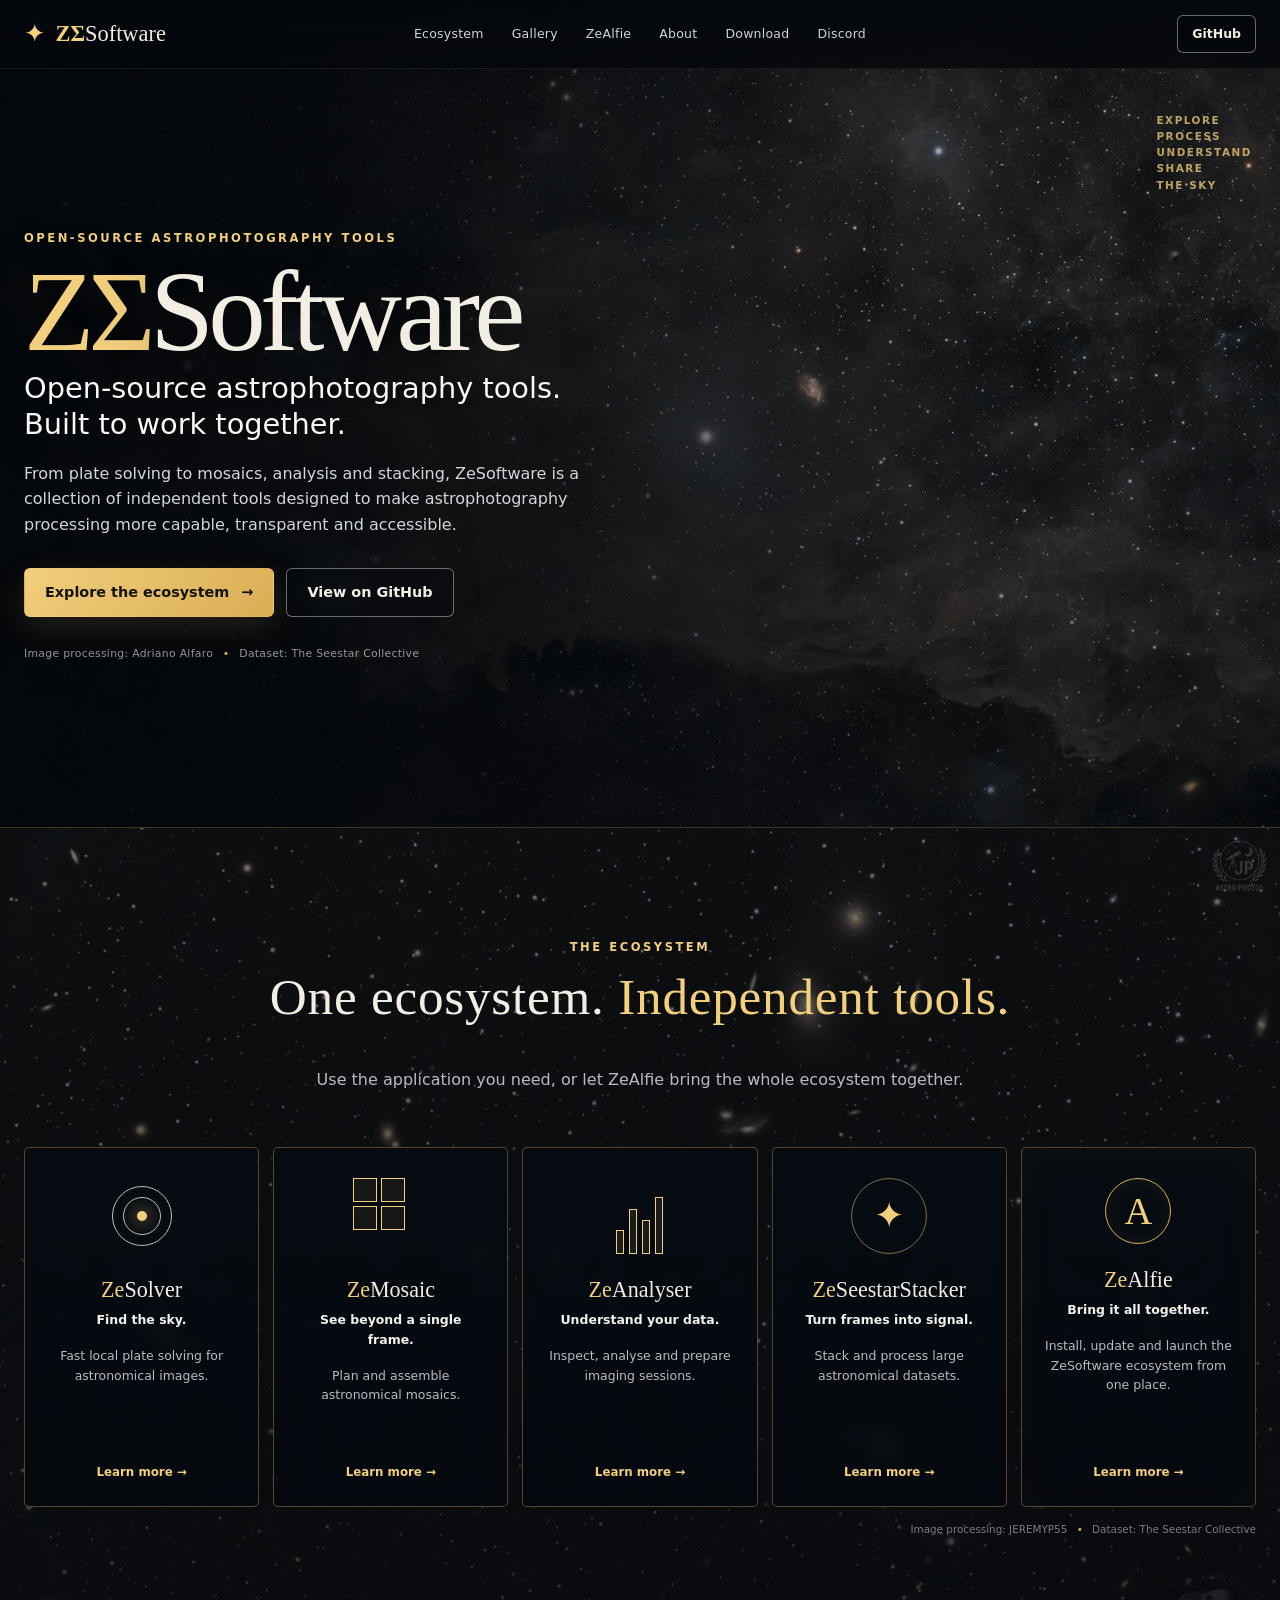
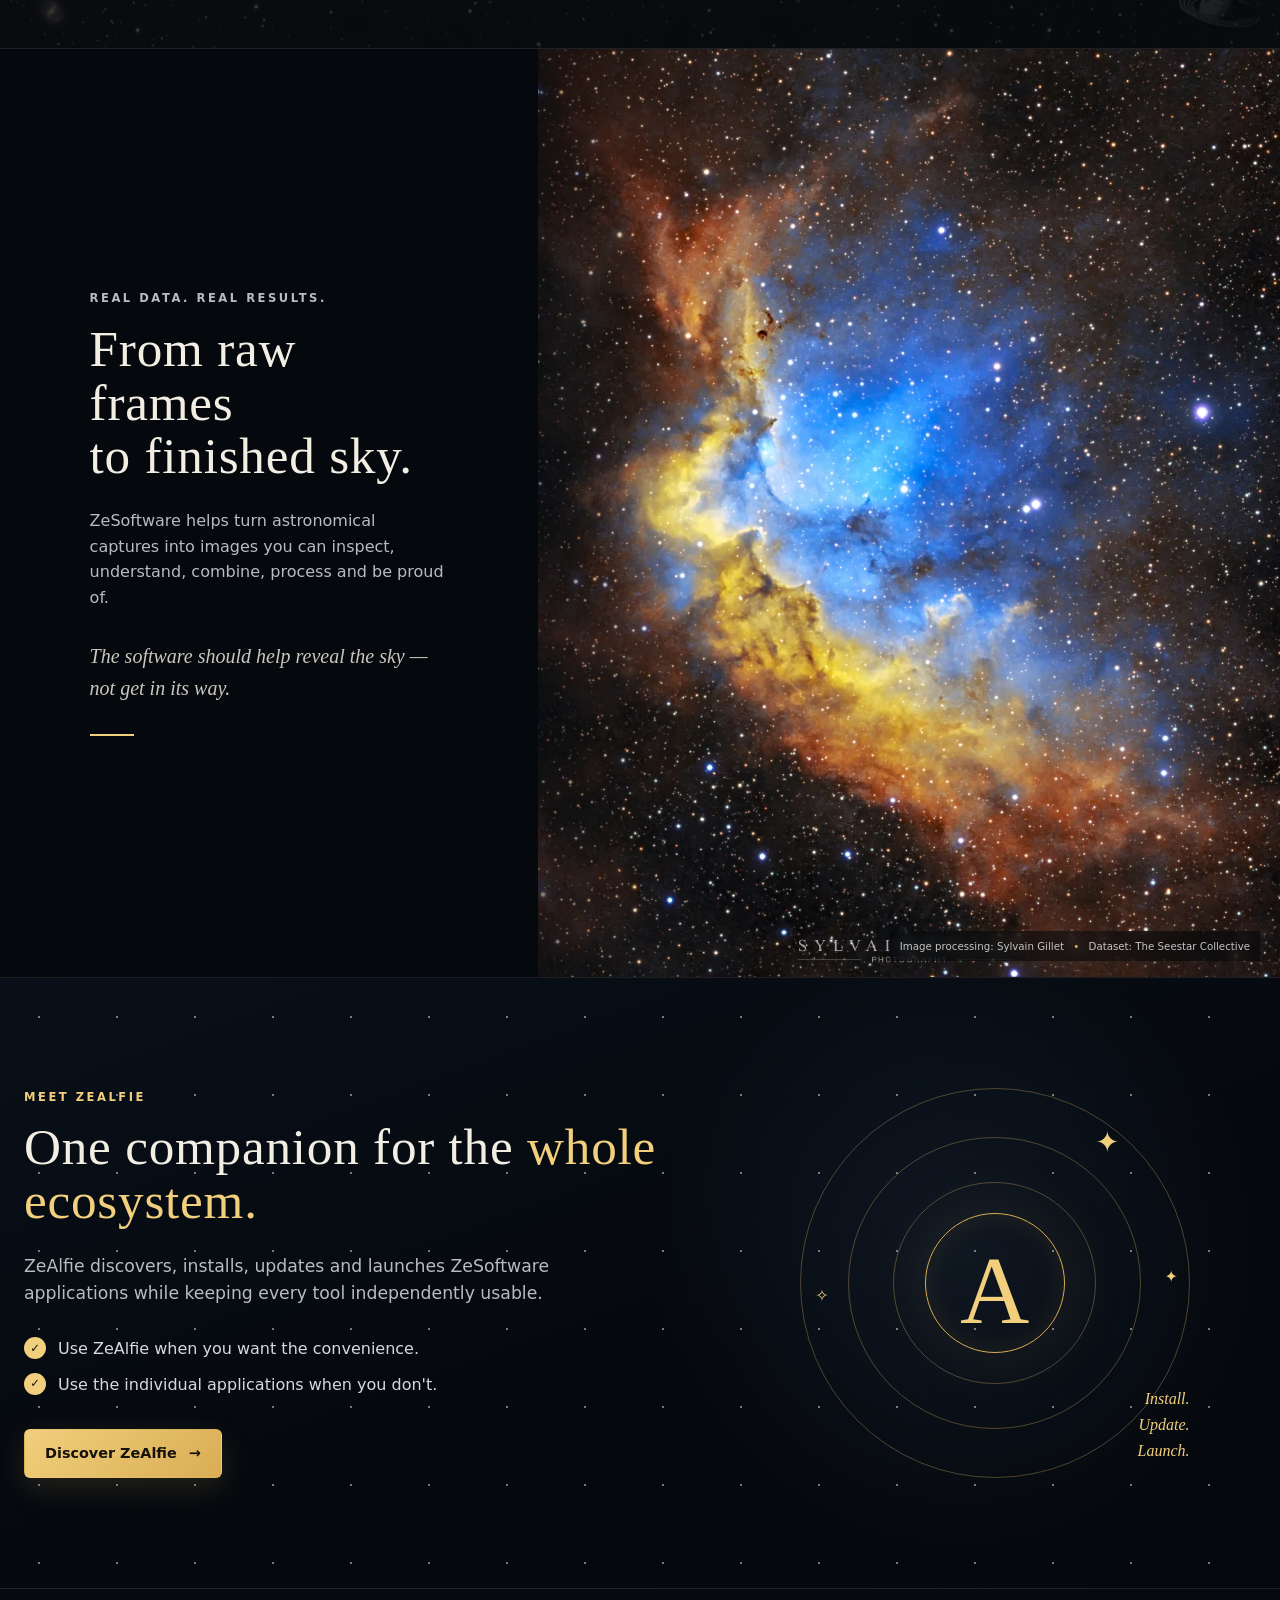
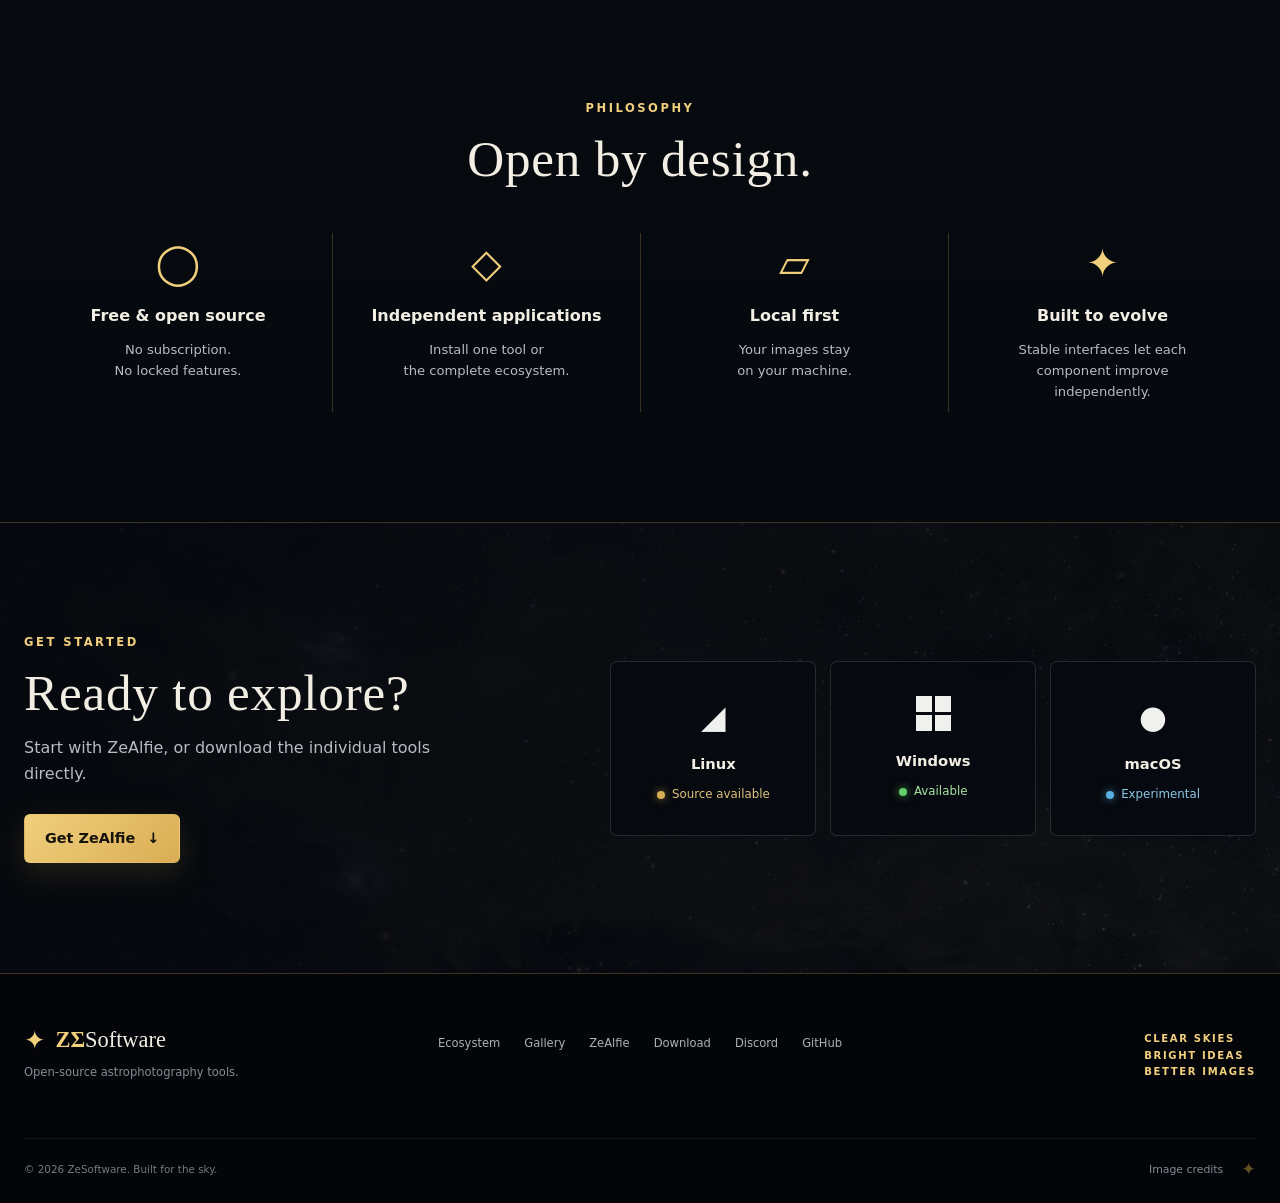
<file: index.html>
﻿<!doctype html>
<html lang="en">
<head>
    <meta charset="utf-8">
    <meta name="viewport" content="width=device-width, initial-scale=1">

    <title>ZeSoftware — Open-source astrophotography tools</title>

    <meta
        name="description"
        content="ZeSoftware is a collection of independent open-source astrophotography tools for plate solving, mosaics, analysis and stacking."
    >

    <meta name="theme-color" content="#070a0f">

    <link rel="icon" href="favicon.svg" type="image/svg+xml">
    <link rel="canonical" href="https://tinystork.github.io/zeastrosoft/">

    <meta property="og:type" content="website">
    <meta property="og:title" content="ZeSoftware — Open-source astrophotography tools">
    <meta property="og:description" content="Independent open-source tools for plate solving, mosaics, analysis and stacking. Built to work together.">
    <meta property="og:url" content="https://tinystork.github.io/zeastrosoft/">
    <meta property="og:image" content="https://tinystork.github.io/zeastrosoft/media/social-preview.png?v=1">
    <meta property="og:image:alt" content="ZΣSoftware — Open-source astrophotography tools. Built to work together.">

    <meta name="twitter:card" content="summary_large_image">
    <meta name="twitter:title" content="ZeSoftware — Open-source astrophotography tools">
    <meta name="twitter:description" content="Independent astrophotography tools. Built to work together.">
    <meta name="twitter:image" content="https://tinystork.github.io/zeastrosoft/media/social-preview.png?v=1">
    <meta name="twitter:image:alt" content="ZΣSoftware — Open-source astrophotography tools. Built to work together.">

    <link rel="stylesheet" href="css/site.css">
</head>

<body>

<header class="site-header" id="top">
    <div class="nav-shell">

        <a class="brand" href="#top" aria-label="ZeSoftware home">
            <span class="brand-star" aria-hidden="true">✦</span>
            <span class="brand-name"><strong>ZΣ</strong>Software</span>
        </a>

        <button
            class="nav-toggle"
            type="button"
            aria-label="Open navigation"
            aria-expanded="false"
            aria-controls="main-nav"
        >
            <span></span>
            <span></span>
            <span></span>
        </button>

        <nav class="main-nav" id="main-nav" aria-label="Main navigation">
            <a href="#ecosystem">Ecosystem</a>
            <a href="#results">Gallery</a>
            <a href="#zealfie">ZeAlfie</a>
            <a href="#principles">About</a>
            <a href="#download">Download</a>
            <a
                href="https://discord.gg/ySc5UgTtxE"
                target="_blank"
                rel="noopener noreferrer"
            >
                Discord
            </a>
        </nav>

        <a
            class="button button-small button-outline header-github"
            href="https://github.com/tinystork"
            target="_blank"
            rel="noopener noreferrer"
        >
            GitHub
        </a>

    </div>
</header>


<main>

    <!-- ======================================================
         HERO
         ====================================================== -->

    <section class="hero" aria-labelledby="hero-title">

        <div class="hero-image" aria-hidden="true"></div>
        <div class="hero-shade" aria-hidden="true"></div>

        <div class="shell hero-content">

            <p class="eyebrow">
                Open-source astrophotography tools
            </p>

            <h1
                id="hero-title"
                class="hero-wordmark"
                aria-label="ZeSoftware"
            >
                <span class="hero-zsigma" aria-hidden="true">ZΣ</span><span class="hero-software" aria-hidden="true">Software</span>
            </h1>

            <p class="hero-tagline">
                Open-source astrophotography tools.<br>
                <strong>Built to work together.</strong>
            </p>

            <p class="hero-copy">
                From plate solving to mosaics, analysis and stacking,
                ZeSoftware is a collection of independent tools designed
                to make astrophotography processing more capable,
                transparent and accessible.
            </p>

            <div class="hero-actions">
                <a class="button button-primary" href="#ecosystem">
                    Explore the ecosystem
                    <span aria-hidden="true">→</span>
                </a>

                <a
                    class="button button-outline"
                    href="https://github.com/tinystork"
                    target="_blank"
                    rel="noopener noreferrer"
                >
                    View on GitHub
                </a>
            </div>

            <p class="image-credit">
                Image processing: Adriano Alfaro
                <span>•</span>
                Dataset: The Seestar Collective
            </p>

        </div>

        <div class="hero-side-note" aria-hidden="true">
            <span>EXPLORE</span>
            <span>PROCESS</span>
            <span>UNDERSTAND</span>
            <span>SHARE</span>
            <span>THE SKY</span>
        </div>

    </section>


    <!-- ======================================================
         ECOSYSTEM
         ====================================================== -->

    <section class="ecosystem section" id="ecosystem">

        <div class="ecosystem-background" aria-hidden="true"></div>
        <div class="ecosystem-overlay" aria-hidden="true"></div>

        <div class="shell relative">

            <header class="section-heading centered">
                <p class="eyebrow">The ecosystem</p>

                <h2>
                    One ecosystem.
                    <span>Independent tools.</span>
                </h2>

                <p>
                    Use the application you need, or let ZeAlfie
                    bring the whole ecosystem together.
                </p>
            </header>


            <div class="product-grid">

                <article class="product-card">
                    <div class="product-symbol" aria-hidden="true">
                        <span class="orbit orbit-one"></span>
                        <span class="orbit orbit-two"></span>
                        <span class="orbit-dot"></span>
                    </div>

                    <h3><span>Ze</span>Solver</h3>
                    <p class="product-tagline">Find the sky.</p>
                    <p>
                        Fast local plate solving for astronomical images.
                    </p>
                    <a href="https://github.com/tinystork/ZeSolver"
                       target="_blank"
                       rel="noopener noreferrer">
                        Learn more →
                    </a>
                </article>


                <article class="product-card">
                    <div class="product-symbol mosaic-symbol" aria-hidden="true">
                        <span></span>
                        <span></span>
                        <span></span>
                        <span></span>
                    </div>

                    <h3><span>Ze</span>Mosaic</h3>
                    <p class="product-tagline">See beyond a single frame.</p>
                    <p>
                        Plan and assemble astronomical mosaics.
                    </p>
                    <a href="https://github.com/tinystork/ZeMosaic"
                       target="_blank"
                       rel="noopener noreferrer">
                        Learn more →
                    </a>
                </article>


                <article class="product-card">
                    <div class="product-symbol analyser-symbol" aria-hidden="true">
                        <i></i>
                        <i></i>
                        <i></i>
                        <i></i>
                    </div>

                    <h3><span>Ze</span>Analyser</h3>
                    <p class="product-tagline">Understand your data.</p>
                    <p>
                        Inspect, analyse and prepare imaging sessions.
                    </p>
                    <a href="https://github.com/tinystork/zeanalyser"
                       target="_blank"
                       rel="noopener noreferrer">
                        Learn more →
                    </a>
                </article>


                <article class="product-card">
                    <div class="product-symbol stacker-symbol" aria-hidden="true">
                        <span>✦</span>
                    </div>

                    <h3><span>Ze</span>SeestarStacker</h3>
                    <p class="product-tagline">Turn frames into signal.</p>
                    <p>
                        Stack and process large astronomical datasets.
                    </p>
                    <a href="https://github.com/tinystork/zeseestarstacker"
                       target="_blank"
                       rel="noopener noreferrer">
                        Learn more →
                    </a>
                </article>


                <article class="product-card product-card-featured">
                    <div class="product-symbol alfie-symbol" aria-hidden="true">
                        A
                    </div>

                    <h3><span>Ze</span>Alfie</h3>
                    <p class="product-tagline">Bring it all together.</p>
                    <p>
                        Install, update and launch the ZeSoftware ecosystem
                        from one place.
                    </p>
                    <a href="https://github.com/tinystork/ZeAlfie"
                       target="_blank"
                       rel="noopener noreferrer">
                        Learn more →
                    </a>
                </article>

            </div>

            <p class="section-credit">
                Image processing: JEREMYP55
                <span>•</span>
                Dataset: The Seestar Collective
            </p>

        </div>
    </section>


    <!-- ======================================================
         RESULTS
         ====================================================== -->

    <section class="showcase" id="results">

        <div class="showcase-copy">

            <div class="showcase-copy-inner">

                <p class="eyebrow">Real data. Real results.</p>

                <h2>
                    From raw frames<br>
                    to finished sky.
                </h2>

                <p>
                    ZeSoftware helps turn astronomical captures into
                    images you can inspect, understand, combine,
                    process and be proud of.
                </p>

                <blockquote>
                    The software should help reveal the sky —
                    not get in its way.
                </blockquote>

                <span class="gold-rule" aria-hidden="true"></span>

            </div>

        </div>


        <figure class="showcase-image">
            <img
                src="media/astrophotography/showcase-sylvain-gillet.png"
                alt="Processed astrophotography image by Sylvain Gillet using a dataset from The Seestar Collective."
            >

            <figcaption>
                Image processing: Sylvain Gillet
                <span>•</span>
                Dataset: The Seestar Collective
            </figcaption>
        </figure>

    </section>


    <!-- ======================================================
         ZEALFIE
         ====================================================== -->

    <section class="zealfie section" id="zealfie">

        <div class="zealfie-stars" aria-hidden="true"></div>

        <div class="shell zealfie-layout">

            <div class="zealfie-copy">

                <p class="eyebrow">Meet ZeAlfie</p>

                <h2>
                    One companion for the
                    <span>whole ecosystem.</span>
                </h2>

                <p class="large-copy">
                    ZeAlfie discovers, installs, updates and launches
                    ZeSoftware applications while keeping every tool
                    independently usable.
                </p>

                <ul class="check-list">
                    <li>
                        <span>✓</span>
                        Use ZeAlfie when you want the convenience.
                    </li>

                    <li>
                        <span>✓</span>
                        Use the individual applications when you don't.
                    </li>
                </ul>

                <a
                    class="button button-primary"
                    href="https://github.com/tinystork/ZeAlfie"
                    target="_blank"
                    rel="noopener noreferrer"
                >
                    Discover ZeAlfie
                    <span aria-hidden="true">→</span>
                </a>

            </div>


            <div class="alfie-emblem" aria-hidden="true">

                <div class="alfie-emblem-ring ring-one"></div>
                <div class="alfie-emblem-ring ring-two"></div>
                <div class="alfie-emblem-ring ring-three"></div>

                <div class="alfie-letter">A</div>

                <span class="alfie-star star-a">✦</span>
                <span class="alfie-star star-b">✧</span>
                <span class="alfie-star star-c">✦</span>

                <p>
                    Install.<br>
                    Update.<br>
                    Launch.
                </p>

            </div>

        </div>

    </section>


    <!-- ======================================================
         PRINCIPLES
         ====================================================== -->

    <section class="principles section" id="principles">

        <div class="shell">

            <header class="section-heading centered compact">
                <p class="eyebrow">Philosophy</p>
                <h2>Open by design.</h2>
            </header>


            <div class="principle-grid">

                <article class="principle">
                    <div class="principle-icon">◯</div>
                    <h3>Free &amp; open source</h3>
                    <p>
                        No subscription.<br>
                        No locked features.
                    </p>
                </article>


                <article class="principle">
                    <div class="principle-icon">◇</div>
                    <h3>Independent applications</h3>
                    <p>
                        Install one tool or<br>
                        the complete ecosystem.
                    </p>
                </article>


                <article class="principle">
                    <div class="principle-icon">▱</div>
                    <h3>Local first</h3>
                    <p>
                        Your images stay<br>
                        on your machine.
                    </p>
                </article>


                <article class="principle">
                    <div class="principle-icon">✦</div>
                    <h3>Built to evolve</h3>
                    <p>
                        Stable interfaces let each component
                        improve independently.
                    </p>
                </article>

            </div>

        </div>

    </section>


    <!-- ======================================================
         DOWNLOAD
         ====================================================== -->

    <section class="download section" id="download">

        <div class="download-sky" aria-hidden="true"></div>

        <div class="shell download-layout">

            <div class="download-copy">
                <p class="eyebrow">Get started</p>

                <h2>Ready to explore?</h2>

                <p>
                    Start with ZeAlfie, or download the individual
                    tools directly.
                </p>

                <a
                    class="button button-primary"
                    href="https://github.com/tinystork/ZeAlfie/releases/latest"
                    target="_blank"
                    rel="noopener noreferrer"
                >
                    Get ZeAlfie
                    <span aria-hidden="true">↓</span>
                </a>
            </div>


            <div class="platform-grid">

                <article class="platform-card">
                    <div class="platform-icon">◢</div>
                    <h3>Linux</h3>
                    <p class="platform-status source">
                        <span></span>
                        Source available
                    </p>
                </article>


                <article class="platform-card">
                    <div class="platform-icon windows-icon">
                        <span></span>
                        <span></span>
                        <span></span>
                        <span></span>
                    </div>

                    <h3>Windows</h3>
                    <p class="platform-status available">
                        <span></span>
                        Available
                    </p>
                </article>


                <article class="platform-card">
                    <div class="platform-icon">●</div>
                    <h3>macOS</h3>
                    <p class="platform-status experimental">
                        <span></span>
                        Experimental
                    </p>
                </article>

            </div>

        </div>
    </section>

</main>


<!-- ==========================================================
     FOOTER
     ========================================================== -->

<footer class="site-footer">

    <div class="shell footer-grid">

        <div>
            <a class="brand footer-brand" href="#top" aria-label="ZeSoftware home">
                <span class="brand-star">✦</span>
                <span class="brand-name"><strong>ZΣ</strong>Software</span>
            </a>

            <p class="footer-description">
                Open-source astrophotography tools.
            </p>
        </div>


        <nav class="footer-nav" aria-label="Footer navigation">
            <a href="#ecosystem">Ecosystem</a>
            <a href="#results">Gallery</a>
            <a href="#zealfie">ZeAlfie</a>
            <a href="#download">Download</a>
            <a
                href="https://discord.gg/ySc5UgTtxE"
                target="_blank"
                rel="noopener noreferrer"
            >
                Discord
            </a>
            <a
                href="https://github.com/tinystork"
                target="_blank"
                rel="noopener noreferrer"
            >
                GitHub
            </a>
        </nav>


        <div class="footer-motto">
            <span>Clear skies</span>
            <span>Bright ideas</span>
            <span>Better images</span>
        </div>

    </div>


    <div class="shell footer-bottom">

        <p>
            © 2026 ZeSoftware.
            Built for the sky.
        </p>

        <div class="footer-credit-link">
            <button
                type="button"
                class="credits-button"
                id="credits-button"
            >
                Image credits
            </button>

            <button
                type="button"
                class="secret-star"
                id="secret-star"
                aria-label="A small golden star"
                title=""
            >
                ✦
            </button>
        </div>

    </div>

</footer>


<!-- ==========================================================
     IMAGE CREDITS MODAL
     ========================================================== -->

<div
    class="modal"
    id="credits-modal"
    aria-hidden="true"
    role="dialog"
    aria-modal="true"
    aria-labelledby="credits-title"
>

    <div class="modal-backdrop" data-close-modal></div>

    <div class="modal-panel">

        <button
            class="modal-close"
            type="button"
            aria-label="Close image credits"
            data-close-modal
        >
            ×
        </button>

        <p class="eyebrow">Acknowledgements</p>

        <h2 id="credits-title">Image credits</h2>

        <div class="credits-list">

            <p>
                <strong>Hero image</strong><br>
                Image processing: Adriano Alfaro<br>
                Dataset: The Seestar Collective
            </p>

            <p>
                <strong>Showcase image</strong><br>
                Image processing: Sylvain Gillet<br>
                Dataset: The Seestar Collective
            </p>

            <p>
                <strong>Ecosystem background</strong><br>
                Image processing: JEREMYP55<br>
                Dataset: The Seestar Collective
            </p>

        </div>

    </div>

</div>


<!-- ==========================================================
     SECRET HOUSE OF ZESOFTWARE
     ========================================================== -->

<div
    class="crest-modal"
    id="crest-modal"
    aria-hidden="true"
    role="dialog"
    aria-modal="true"
    aria-label="House of ZeSoftware"
>

    <div class="crest-backdrop" data-close-crest></div>

    <div class="crest-panel">

        <button
            class="crest-close"
            type="button"
            aria-label="Close"
            data-close-crest
        >
            ×
        </button>

        <img
            src="media/armoiries.png"
            alt="The coat of arms of the House of ZeSoftware: a flying stork and two crossed butter knives beneath an astronomical star."
        >

        <p>
            <strong>HOUSE OF ZESOFTWARE</strong><br>
            <em>Minus acuti, sed bene tractati, omnia perficiunt.</em>
        </p>

    </div>

</div>


<script src="js/site.js"></script>

</body>
</html>
</file>
<file: css/site.css>
﻿:root {
    --bg: #070a0f;
    --bg-soft: #0b1017;
    --bg-card: rgba(8, 13, 19, 0.84);

    --text: #f2eee4;
    --text-soft: #b8bcc2;
    --text-muted: #858c96;

    --gold: #d9ad54;
    --gold-light: #f1cf7c;
    --gold-dark: #967035;

    --line: rgba(218, 174, 84, 0.25);
    --line-soft: rgba(255, 255, 255, 0.09);

    --shell: 1240px;

    --serif:
        Georgia,
        "Times New Roman",
        serif;

    --sans:
        Inter,
        ui-sans-serif,
        system-ui,
        -apple-system,
        BlinkMacSystemFont,
        "Segoe UI",
        sans-serif;
}


*,
*::before,
*::after {
    box-sizing: border-box;
}


html {
    scroll-behavior: smooth;
    background: var(--bg);
}


body {
    margin: 0;
    min-width: 320px;

    color: var(--text);
    background:
        radial-gradient(circle at 50% 0%, rgba(22, 37, 56, 0.30), transparent 40rem),
        var(--bg);

    font-family: var(--sans);
    font-size: 16px;
    line-height: 1.6;

    overflow-x: hidden;
}


body.modal-open {
    overflow: hidden;
}


img {
    display: block;
    max-width: 100%;
}


a {
    color: inherit;
    text-decoration: none;
}


button,
a {
    -webkit-tap-highlight-color: transparent;
}


button {
    font: inherit;
}


.shell {
    width: min(calc(100% - 48px), var(--shell));
    margin-inline: auto;
}


.relative {
    position: relative;
    z-index: 2;
}


.section {
    position: relative;
    padding: 110px 0;
}


.eyebrow {
    margin: 0 0 14px;

    color: var(--gold-light);

    font-size: 0.72rem;
    font-weight: 700;
    letter-spacing: 0.22em;
    text-transform: uppercase;
}


h1,
h2,
h3,
p {
    margin-top: 0;
}


h1,
h2 {
    font-family: var(--serif);
    font-weight: 400;
}


h2 {
    font-size: clamp(2rem, 4vw, 3.8rem);
    line-height: 1.05;
    letter-spacing: 0.015em;
}


h2 span {
    color: var(--gold-light);
}


.button {
    display: inline-flex;
    min-height: 48px;
    align-items: center;
    justify-content: center;
    gap: 12px;

    padding: 12px 20px;

    border: 1px solid transparent;
    border-radius: 6px;

    font-size: 0.9rem;
    font-weight: 700;

    transition:
        transform 160ms ease,
        border-color 160ms ease,
        color 160ms ease,
        background-color 160ms ease,
        box-shadow 160ms ease;
}


.button:hover {
    transform: translateY(-2px);
}


.button-primary {
    color: #15120b;

    background:
        linear-gradient(
            135deg,
            var(--gold-light),
            var(--gold)
        );

    box-shadow:
        0 10px 30px rgba(217, 173, 84, 0.15);
}


.button-primary:hover {
    box-shadow:
        0 12px 36px rgba(217, 173, 84, 0.26);
}


.button-outline {
    color: var(--text);

    border-color: rgba(255,255,255,0.40);
    background: rgba(6, 9, 14, 0.36);

    backdrop-filter: blur(8px);
}


.button-outline:hover {
    border-color: var(--gold);
}


.button-small {
    min-height: 38px;
    padding: 8px 14px;
    font-size: 0.78rem;
}


/* ============================================================
   HEADER
   ============================================================ */

.site-header {
    position: fixed;
    z-index: 50;
    top: 0;
    left: 0;
    width: 100%;

    border-bottom: 1px solid rgba(255,255,255,0.07);

    background:
        linear-gradient(
            180deg,
            rgba(4, 7, 11, 0.94),
            rgba(4, 7, 11, 0.80)
        );

    backdrop-filter: blur(14px);
}


.nav-shell {
    width: min(calc(100% - 48px), var(--shell));
    min-height: 68px;

    display: grid;
    grid-template-columns: 1fr auto 1fr;
    align-items: center;

    margin-inline: auto;
}


.brand {
    display: inline-flex;
    align-items: center;
    gap: 10px;
    justify-self: start;
}


.brand-star {
    color: var(--gold-light);
    font-size: 1.6rem;
    line-height: 1;
}


.brand-name {
    font-family: var(--serif);
    font-size: 1.4rem;
}


.brand-name strong {
    color: var(--gold-light);
    font-weight: 600;
}


.main-nav {
    display: flex;
    align-items: center;
    gap: 28px;
}


.main-nav a {
    position: relative;

    color: #d2d5d8;

    font-size: 0.78rem;
    letter-spacing: 0.02em;
}


.main-nav a::after {
    content: "";

    position: absolute;
    left: 50%;
    bottom: -8px;

    width: 0;
    height: 1px;

    background: var(--gold-light);

    transform: translateX(-50%);
    transition: width 160ms ease;
}


.main-nav a:hover {
    color: #fff;
}


.main-nav a:hover::after {
    width: 100%;
}


.header-github {
    justify-self: end;
}


.nav-toggle {
    display: none;
}


/* ============================================================
   HERO
   ============================================================ */

.hero {
    position: relative;

    min-height: 800px;
    height: 92vh;

    display: flex;
    align-items: center;

    overflow: hidden;

    border-bottom: 1px solid var(--line);
}


.hero-image {
    position: absolute;
    inset: 0;

    background-image:
        url("../media/astrophotography/hero-adriano-alfaro.png");

    background-size: cover;
    background-position: center 48%;
}


.hero-shade {
    position: absolute;
    inset: 0;

    background:
        linear-gradient(
            90deg,
            rgba(3, 6, 10, 0.96) 0%,
            rgba(3, 6, 10, 0.88) 25%,
            rgba(3, 6, 10, 0.48) 55%,
            rgba(3, 6, 10, 0.13) 80%,
            rgba(3, 6, 10, 0.23) 100%
        ),
        linear-gradient(
            180deg,
            rgba(3, 6, 10, 0.40),
            transparent 30%,
            rgba(3, 6, 10, 0.55)
        );
}


.hero-content {
    position: relative;
    z-index: 2;

    padding-top: 64px;
}


.hero h1 {
    max-width: 700px;

    margin-bottom: 8px;

    color: var(--gold-light);

    font-size: clamp(4.8rem, 9vw, 8.6rem);
    line-height: 0.88;
    letter-spacing: -0.05em;

    text-shadow:
        0 8px 50px rgba(0,0,0,0.55);
}


.hero-tagline {
    margin-bottom: 18px;

    color: #f8f8f7;

    font-size: clamp(1.25rem, 2.3vw, 1.8rem);
    line-height: 1.25;
}


.hero-tagline strong {
    font-weight: 500;
}


.hero-copy {
    max-width: 620px;
    margin-bottom: 30px;

    color: #d2d6da;
    font-size: 1rem;
}


.hero-actions {
    display: flex;
    flex-wrap: wrap;
    gap: 12px;
}


.image-credit {
    margin: 28px 0 0;

    color: rgba(235,238,240,0.62);

    font-size: 0.68rem;
    letter-spacing: 0.025em;
}


.image-credit span,
.section-credit span,
.showcase-image figcaption span {
    margin: 0 6px;
    color: var(--gold);
}


.hero-side-note {
    position: absolute;
    z-index: 2;

    top: 112px;
    right: max(28px, calc((100% - var(--shell)) / 2));

    display: flex;
    flex-direction: column;

    color: rgba(238, 202, 119, 0.78);

    font-size: 0.65rem;
    font-weight: 700;
    letter-spacing: 0.15em;
    line-height: 1.55;
}


/* ============================================================
   SECTION HEADINGS
   ============================================================ */

.section-heading {
    margin-bottom: 55px;
}


.section-heading.centered {
    text-align: center;
}


.section-heading.centered p:not(.eyebrow) {
    max-width: 680px;
    margin-inline: auto;
    color: var(--text-soft);
}


.section-heading.compact {
    margin-bottom: 48px;
}


/* ============================================================
   ECOSYSTEM
   ============================================================ */

.ecosystem {
    overflow: hidden;

    border-bottom: 1px solid var(--line-soft);
}


.ecosystem-background {
    position: absolute;
    inset: 0;

    background-image:
        url("../media/astrophotography/ecosystem-jeremyp55.png");

    background-size: cover;
    background-position: center;
}


.ecosystem-overlay {
    position: absolute;
    inset: 0;

    background:
        linear-gradient(
            rgba(4, 7, 11, 0.56),
            rgba(4, 7, 11, 0.80)
        );
}


.product-grid {
    display: grid;
    grid-template-columns: repeat(5, 1fr);
    gap: 14px;
}


.product-card {
    min-height: 360px;

    display: flex;
    flex-direction: column;
    align-items: center;

    padding: 30px 22px 24px;

    text-align: center;

    border: 1px solid rgba(223, 186, 103, 0.35);
    border-radius: 5px;

    background:
        linear-gradient(
            180deg,
            rgba(6, 12, 19, 0.90),
            rgba(4, 8, 14, 0.82)
        );

    backdrop-filter: blur(7px);

    transition:
        transform 180ms ease,
        border-color 180ms ease,
        background-color 180ms ease;
}


.product-card:hover {
    transform: translateY(-5px);
    border-color: rgba(242, 204, 117, 0.80);
}


.product-card-featured {
    box-shadow:
        inset 0 0 40px rgba(217,173,84,0.04);
}


.product-symbol {
    position: relative;

    width: 76px;
    height: 76px;

    display: grid;
    place-items: center;

    margin-bottom: 18px;

    color: var(--gold-light);
}


.orbit {
    position: absolute;
    border: 1px solid rgba(234, 237, 239, 0.78);
    border-radius: 50%;
}


.orbit-one {
    width: 60px;
    height: 60px;
}


.orbit-two {
    width: 38px;
    height: 38px;
}


.orbit-dot {
    width: 10px;
    height: 10px;

    border-radius: 50%;

    background: var(--gold-light);
    box-shadow: 0 0 18px var(--gold-light);
}


.mosaic-symbol {
    grid-template-columns: repeat(2, 24px);
    grid-template-rows: repeat(2, 24px);
    gap: 4px;
}


.mosaic-symbol span {
    width: 24px;
    height: 24px;

    border: 1px solid var(--gold-light);
    background: rgba(217,173,84,0.08);
}


.analyser-symbol {
    display: flex;
    align-items: end;
    justify-content: center;
    gap: 5px;
}


.analyser-symbol i {
    width: 8px;
    border: 1px solid var(--gold-light);
    background: rgba(217,173,84,0.10);
}


.analyser-symbol i:nth-child(1) { height: 24px; }
.analyser-symbol i:nth-child(2) { height: 45px; }
.analyser-symbol i:nth-child(3) { height: 34px; }
.analyser-symbol i:nth-child(4) { height: 57px; }


.stacker-symbol {
    border: 1px solid rgba(241,207,124,0.5);
    border-radius: 50%;
}


.stacker-symbol span {
    font-size: 2.3rem;
}


.alfie-symbol {
    width: 66px;
    height: 66px;

    border: 1px solid var(--gold);
    border-radius: 50%;

    font-family: var(--serif);
    font-size: 2.4rem;

    box-shadow:
        inset 0 0 20px rgba(217,173,84,0.08);
}


.product-card h3 {
    margin-bottom: 2px;

    font-family: var(--serif);
    font-size: 1.38rem;
    font-weight: 400;
}


.product-card h3 span {
    color: var(--gold-light);
}


.product-tagline {
    margin-bottom: 16px;

    color: #f3f1eb;

    font-size: 0.78rem;
    font-weight: 600;
}


.product-card p:not(.product-tagline) {
    color: var(--text-soft);
    font-size: 0.78rem;
}


.product-card a {
    margin-top: auto;

    color: var(--gold-light);

    font-size: 0.74rem;
    font-weight: 700;
}


.section-credit {
    margin: 14px 0 0;

    color: rgba(236,239,240,0.5);

    text-align: right;
    font-size: 0.65rem;
}


/* ============================================================
   SHOWCASE
   ============================================================ */

.showcase {
    min-height: 650px;

    display: grid;
    grid-template-columns: 42% 58%;

    border-bottom: 1px solid var(--line-soft);

    background: #05080d;
}


.showcase-copy {
    display: flex;
    align-items: center;

    padding: 80px 7vw;
}


.showcase-copy-inner {
    max-width: 500px;
    margin-left: auto;
}


.showcase-copy h2 {
    margin-bottom: 25px;
}


.showcase-copy p {
    color: var(--text-soft);
}


.showcase-copy blockquote {
    margin: 30px 0;

    color: #cbc7bd;

    font-family: var(--serif);
    font-size: 1.25rem;
    font-style: italic;
}


.gold-rule {
    display: block;

    width: 44px;
    height: 2px;

    background: var(--gold-light);
}


.showcase-image {
    position: relative;

    margin: 0;

    overflow: hidden;
}


.showcase-image::after {
    content: "";

    position: absolute;
    inset: 0;

    pointer-events: none;

    background:
        linear-gradient(
            90deg,
            rgba(5,8,13,0.50),
            transparent 18%
        );
}


.showcase-image img {
    width: 100%;
    height: 100%;

    object-fit: cover;
    object-position: center;
}


.showcase-image figcaption {
    position: absolute;
    z-index: 2;

    right: 20px;
    bottom: 16px;

    padding: 7px 10px;

    color: rgba(255,255,255,0.75);
    background: rgba(3,6,10,0.55);

    font-size: 0.64rem;

    backdrop-filter: blur(6px);
}


/* ============================================================
   ZEALFIE
   ============================================================ */

.zealfie {
    overflow: hidden;

    border-bottom: 1px solid var(--line-soft);

    background:
        radial-gradient(circle at 75% 45%, rgba(38,58,82,0.30), transparent 30%),
        linear-gradient(160deg, #091019, #05080d 60%);
}


.zealfie-stars {
    position: absolute;
    inset: 0;

    opacity: 0.45;

    background-image:
        radial-gradient(circle, #fff 0 1px, transparent 1.5px);

    background-size: 78px 78px;
}


.zealfie-layout {
    position: relative;
    z-index: 2;

    display: grid;
    grid-template-columns: 1.1fr 0.9fr;
    gap: 70px;
    align-items: center;
}


.zealfie-copy {
    max-width: 650px;
}


.zealfie-copy h2 {
    margin-bottom: 25px;
}


.large-copy {
    max-width: 590px;

    color: var(--text-soft);

    font-size: 1.08rem;
}


.check-list {
    padding: 0;
    margin: 28px 0 32px;

    list-style: none;
}


.check-list li {
    display: flex;
    gap: 12px;
    align-items: flex-start;

    margin-bottom: 10px;

    color: #d8d9da;
}


.check-list span {
    width: 22px;
    height: 22px;

    display: inline-grid;
    flex: 0 0 22px;
    place-items: center;

    margin-top: 1px;

    color: #14110a;
    background: var(--gold-light);

    border-radius: 50%;

    font-size: 0.72rem;
    font-weight: 800;
}


.alfie-emblem {
    position: relative;

    width: min(390px, 80vw);
    aspect-ratio: 1;

    display: grid;
    place-items: center;

    margin-inline: auto;
}


.alfie-emblem-ring {
    position: absolute;

    border: 1px solid rgba(236, 196, 106, 0.30);
    border-radius: 50%;
}


.ring-one {
    width: 100%;
    height: 100%;
}


.ring-two {
    width: 75%;
    height: 75%;
}


.ring-three {
    width: 52%;
    height: 52%;
}


.alfie-letter {
    width: 140px;
    height: 140px;

    display: grid;
    place-items: center;

    border: 1px solid var(--gold);
    border-radius: 50%;

    color: var(--gold-light);

    font-family: var(--serif);
    font-size: 6rem;

    box-shadow:
        0 0 70px rgba(217,173,84,0.10),
        inset 0 0 30px rgba(217,173,84,0.10);
}


.alfie-emblem p {
    position: absolute;
    right: 0;
    bottom: 15px;

    margin: 0;

    color: var(--gold-light);

    font-family: var(--serif);
    font-style: italic;
    text-align: right;
}


.alfie-star {
    position: absolute;
    color: var(--gold-light);
}


.star-a {
    top: 8%;
    right: 18%;
    font-size: 1.8rem;
}


.star-b {
    left: 4%;
    top: 50%;
}


.star-c {
    right: 3%;
    top: 45%;
}


/* ============================================================
   PRINCIPLES
   ============================================================ */

.principles {
    background:
        linear-gradient(180deg, #070b10, #05080c);
}


.principle-grid {
    display: grid;
    grid-template-columns: repeat(4, 1fr);
}


.principle {
    position: relative;

    padding: 10px 38px;

    text-align: center;
}


.principle + .principle {
    border-left: 1px solid var(--line);
}


.principle-icon {
    margin-bottom: 20px;

    color: var(--gold-light);
    font-size: 2.5rem;
    line-height: 1;
}


.principle h3 {
    margin-bottom: 10px;

    font-size: 1rem;
}


.principle p {
    margin: 0;

    color: var(--text-soft);
    font-size: 0.82rem;
}


/* ============================================================
   DOWNLOAD
   ============================================================ */

.download {
    overflow: hidden;

    border-top: 1px solid var(--line);
    border-bottom: 1px solid var(--line);
}


.download-sky {
    position: absolute;
    inset: 0;

    background:
        linear-gradient(
            90deg,
            rgba(5,8,13,0.98),
            rgba(5,8,13,0.82)
        ),
        url("../media/astrophotography/hero-adriano-alfaro.png");

    background-size: cover;
    background-position: center 60%;
}


.download-layout {
    position: relative;
    z-index: 2;

    display: grid;
    grid-template-columns: 1fr 1.25fr;
    gap: 70px;
    align-items: center;
}


.download-copy h2 {
    margin-bottom: 16px;
}


.download-copy p:not(.eyebrow) {
    max-width: 470px;
    margin-bottom: 28px;

    color: var(--text-soft);
}


.platform-grid {
    display: grid;
    grid-template-columns: repeat(3, 1fr);
    gap: 14px;
}


.platform-card {
    min-height: 175px;

    display: flex;
    flex-direction: column;
    align-items: center;
    justify-content: center;

    padding: 24px;

    border: 1px solid rgba(255,255,255,0.13);
    border-radius: 7px;

    background: rgba(6,10,16,0.86);

    backdrop-filter: blur(10px);
}


.platform-icon {
    min-height: 45px;

    display: grid;
    place-items: center;

    color: #f0f0ee;

    font-size: 2rem;
}


.platform-card h3 {
    margin: 8px 0 10px;

    font-size: 0.92rem;
}


.platform-status {
    display: flex;
    align-items: center;
    gap: 7px;

    margin: 0;

    font-size: 0.74rem;
}


.platform-status > span {
    width: 8px;
    height: 8px;

    border-radius: 50%;
}


.platform-status.available {
    color: #a9e6a1;
}


.platform-status.available > span {
    background: #64cf68;
    box-shadow: 0 0 9px rgba(100,207,104,0.7);
}


.platform-status.experimental {
    color: #8dc8e8;
}


.platform-status.experimental > span {
    background: #58afe0;
    box-shadow: 0 0 9px rgba(88,175,224,0.7);
}


.windows-icon {
    display: grid;
    grid-template-columns: 16px 16px;
    grid-template-rows: 16px 16px;
    gap: 3px;
}


.windows-icon span {
    display: block;

    width: 16px;
    height: 16px;

    background: currentColor;
}


/* ============================================================
   FOOTER
   ============================================================ */

.site-footer {
    padding: 48px 0 20px;

    background: #030509;
}


.footer-grid {
    display: grid;
    grid-template-columns: 1fr auto 1fr;
    gap: 40px;
    align-items: start;
}


.footer-brand {
    margin-bottom: 5px;
}


.footer-description {
    color: var(--text-muted);
    font-size: 0.72rem;
}


.footer-nav {
    display: flex;
    gap: 24px;
    align-items: center;

    padding-top: 12px;
}


.footer-nav a {
    color: #acb1b6;
    font-size: 0.72rem;
}


.footer-nav a:hover {
    color: var(--gold-light);
}


.footer-motto {
    display: flex;
    flex-direction: column;
    justify-self: end;

    padding-top: 9px;

    color: var(--gold-light);

    font-size: 0.63rem;
    font-weight: 700;
    letter-spacing: 0.16em;
    text-transform: uppercase;
}


.footer-bottom {
    display: flex;
    align-items: center;
    justify-content: space-between;

    margin-top: 45px;
    padding-top: 16px;

    border-top: 1px solid rgba(255,255,255,0.06);
}


.footer-bottom p {
    margin: 0;

    color: #747b83;
    font-size: 0.65rem;
}


.footer-credit-link {
    display: flex;
    align-items: center;
    gap: 18px;
}


.credits-button,
.secret-star {
    padding: 0;

    color: #838a92;
    background: none;
    border: 0;

    cursor: pointer;
}


.credits-button {
    font-size: 0.68rem;
}


.credits-button:hover {
    color: var(--gold-light);
}


.secret-star {
    color: rgba(214,171,80,0.45);
    font-size: 1.1rem;

    transition:
        color 300ms ease,
        transform 500ms ease,
        text-shadow 300ms ease;
}


.secret-star:hover {
    color: var(--gold-light);

    transform: rotate(72deg);

    text-shadow:
        0 0 15px rgba(241,207,124,0.8);
}


/* ============================================================
   MODALS
   ============================================================ */

.modal,
.crest-modal {
    position: fixed;
    z-index: 100;

    inset: 0;

    display: grid;
    place-items: center;

    padding: 24px;

    opacity: 0;
    visibility: hidden;

    transition:
        opacity 220ms ease,
        visibility 220ms ease;
}


.modal.open,
.crest-modal.open {
    opacity: 1;
    visibility: visible;
}


.modal-backdrop,
.crest-backdrop {
    position: absolute;
    inset: 0;

    background: rgba(0, 0, 0, 0.88);

    backdrop-filter: blur(12px);
}


.modal-panel {
    position: relative;
    z-index: 2;

    width: min(520px, 100%);

    padding: 38px;

    border: 1px solid rgba(217,173,84,0.35);
    border-radius: 6px;

    background: #090e15;

    box-shadow:
        0 30px 80px rgba(0,0,0,0.65);
}


.modal-panel h2 {
    margin-bottom: 25px;

    font-size: 2rem;
}


.credits-list p {
    margin-bottom: 20px;
    color: var(--text-soft);
}


.credits-list strong {
    color: var(--gold-light);
}


.modal-close,
.crest-close {
    position: absolute;
    z-index: 3;

    top: 14px;
    right: 18px;

    padding: 0;

    color: rgba(255,255,255,0.70);
    background: none;
    border: 0;

    font-size: 2rem;
    line-height: 1;

    cursor: pointer;
}


.modal-close:hover,
.crest-close:hover {
    color: var(--gold-light);
}


.crest-modal {
    padding: 16px;
}


.crest-backdrop {
    background:
        radial-gradient(
            circle at 50% 50%,
            rgba(17,25,36,0.75),
            rgba(0,0,0,0.96)
        );
}


.crest-panel {
    position: relative;
    z-index: 2;

    max-width: min(670px, 92vw);
    max-height: 94vh;

    text-align: center;
}


.crest-panel img {
    max-height: 82vh;

    width: auto;
    margin-inline: auto;

    object-fit: contain;

    border: 1px solid rgba(217,173,84,0.28);

    box-shadow:
        0 25px 100px rgba(0,0,0,0.95),
        0 0 70px rgba(217,173,84,0.08);
}


.crest-panel p {
    margin: 12px 0 0;

    color: #c9b07b;

    font-family: var(--serif);
    font-size: 0.82rem;
    letter-spacing: 0.04em;
}


.crest-panel strong {
    color: var(--gold-light);
    letter-spacing: 0.12em;
}


.crest-close {
    top: -4px;
    right: -36px;
}


/* ============================================================
   RESPONSIVE
   ============================================================ */

@media (max-width: 1100px) {

    .product-grid {
        grid-template-columns: repeat(3, 1fr);
    }


    .showcase {
        grid-template-columns: 1fr;
    }


    .showcase-copy {
        min-height: 440px;
    }


    .showcase-copy-inner {
        max-width: 760px;
        margin-inline: auto;
    }


    .showcase-image {
        height: 720px;
    }


    .principle-grid {
        grid-template-columns: repeat(2, 1fr);
        gap: 45px 0;
    }


    .principle:nth-child(3) {
        border-left: 0;
    }


    .download-layout {
        grid-template-columns: 1fr;
    }

}


@media (max-width: 850px) {

    .nav-shell {
        grid-template-columns: 1fr auto;
    }


    .header-github {
        display: none;
    }


    .nav-toggle {
        display: flex;
        flex-direction: column;
        gap: 5px;

        justify-self: end;

        width: 38px;
        height: 38px;

        align-items: center;
        justify-content: center;

        padding: 0;

        color: white;
        background: none;

        border: 1px solid rgba(255,255,255,0.15);
        border-radius: 4px;

        cursor: pointer;
    }


    .nav-toggle span {
        width: 17px;
        height: 1px;
        background: currentColor;
    }


    .main-nav {
        position: absolute;

        top: 68px;
        left: 0;
        width: 100%;

        display: none;
        flex-direction: column;
        align-items: stretch;
        gap: 0;

        padding: 12px 24px 20px;

        background: rgba(4,7,11,0.97);

        border-bottom: 1px solid var(--line);
    }


    .main-nav.open {
        display: flex;
    }


    .main-nav a {
        padding: 13px 0;
        border-bottom: 1px solid rgba(255,255,255,0.05);
    }


    .main-nav a::after {
        display: none;
    }


    .hero {
        min-height: 760px;
        height: auto;
        padding: 150px 0 90px;
    }


    .hero-content {
        padding-top: 0;
    }


    .hero h1 {
        font-size: clamp(4rem, 17vw, 6.8rem);
    }


    .hero-side-note {
        display: none;
    }


    .product-grid {
        grid-template-columns: repeat(2, 1fr);
    }


    .zealfie-layout {
        grid-template-columns: 1fr;
    }


    .alfie-emblem {
        margin-top: 20px;
    }


    .footer-grid {
        grid-template-columns: 1fr;
    }


    .footer-nav {
        flex-wrap: wrap;
    }


    .footer-motto {
        justify-self: start;
    }

}


@media (max-width: 620px) {

    .shell,
    .nav-shell {
        width: min(calc(100% - 32px), var(--shell));
    }


    .section {
        padding: 78px 0;
    }


    .hero {
        min-height: 720px;
        padding-top: 125px;
    }


    .hero-image {
        background-position: 62% center;
    }


    .hero-shade {
        background:
            linear-gradient(
                90deg,
                rgba(3,6,10,0.96),
                rgba(3,6,10,0.69)
            ),
            linear-gradient(
                180deg,
                rgba(3,6,10,0.25),
                rgba(3,6,10,0.78)
            );
    }


    .hero-copy {
        font-size: 0.92rem;
    }


    .hero-actions {
        align-items: stretch;
        flex-direction: column;
        max-width: 320px;
    }


    .product-grid {
        grid-template-columns: 1fr;
    }


    .product-card {
        min-height: 330px;
    }


    .showcase-copy {
        min-height: auto;
        padding: 70px 24px;
    }


    .showcase-image {
        height: 570px;
    }


    .showcase-image figcaption {
        right: 8px;
        bottom: 8px;
        max-width: calc(100% - 16px);
    }


    .principle-grid {
        grid-template-columns: 1fr;
    }


    .principle {
        padding: 20px 12px 35px;
    }


    .principle + .principle {
        border-left: 0;
        border-top: 1px solid var(--line);
        padding-top: 40px;
    }


    .platform-grid {
        grid-template-columns: 1fr;
    }


    .platform-card {
        min-height: 140px;
    }


    .footer-bottom {
        align-items: flex-start;
        flex-direction: column;
        gap: 15px;
    }


    .crest-close {
        top: 8px;
        right: 8px;

        width: 34px;
        height: 34px;

        display: grid;
        place-items: center;

        background: rgba(0,0,0,0.65);
        border-radius: 50%;
    }

}


@media (prefers-reduced-motion: reduce) {

    html {
        scroll-behavior: auto;
    }


    *,
    *::before,
    *::after {
        animation-duration: 0.01ms !important;
        transition-duration: 0.01ms !important;
    }

}

.platform-status.source {
    color: #e0c37e;
}

.platform-status.source > span {
    background: #d9ad54;
    box-shadow: 0 0 9px rgba(217, 173, 84, 0.65);
}

/* ============================================================
   ZΣSOFTWARE WORDMARK
   ============================================================ */

.hero-wordmark .hero-zsigma {
    color: var(--gold-light);
}

.hero-wordmark .hero-software {
    color: var(--text);
}

.brand-name strong {
    color: var(--gold-light);
}
</file>
